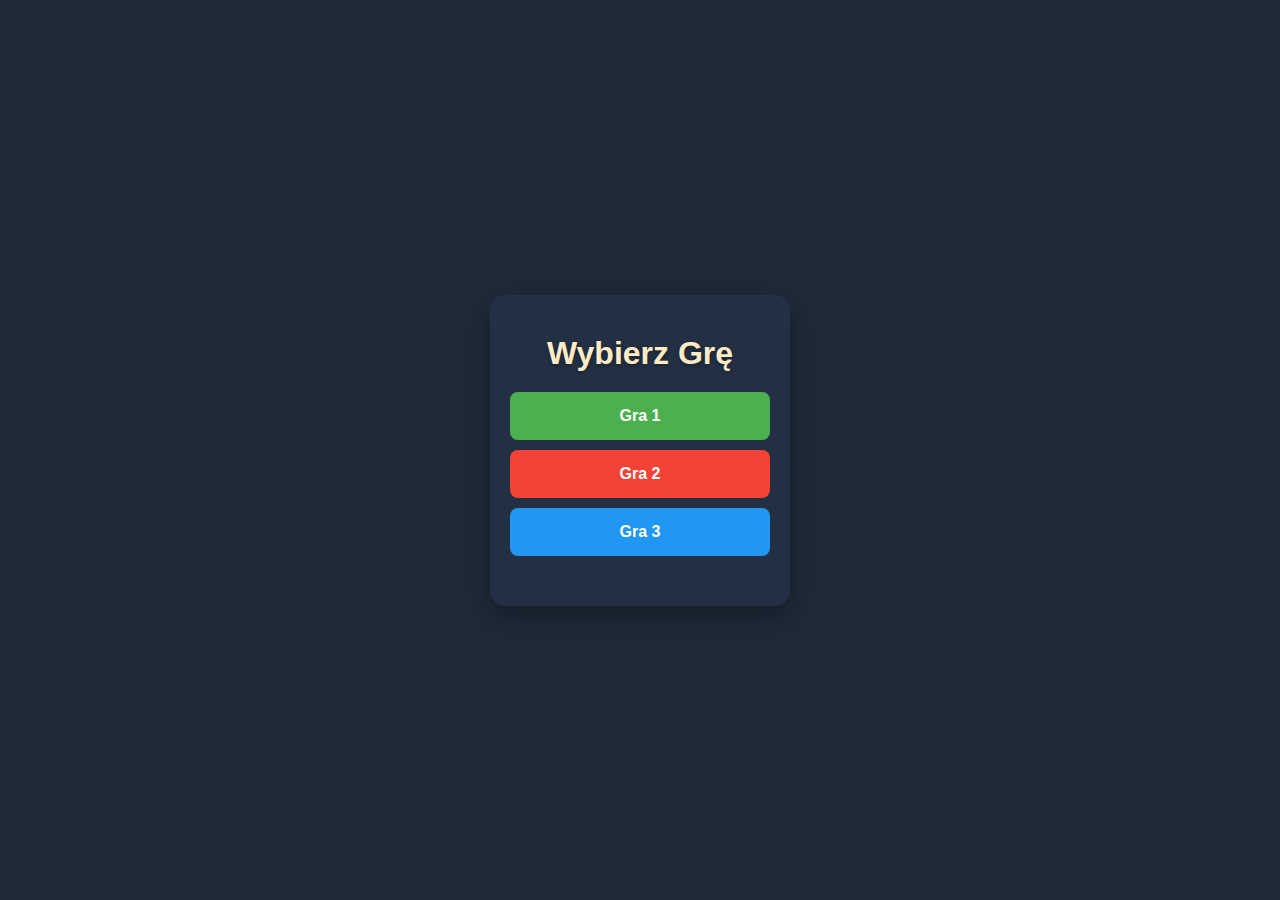
<file: index.html>
<!DOCTYPE html>
<html lang="pl">
<head>
    <meta charset="UTF-8">
    <meta name="viewport" content="width=device-width, initial-scale=1.0">
    <title>Menu Główne - Wybierz Grę</title>
    <style>
        * {
            margin: 0;
            padding: 0;
            box-sizing: border-box;
        }

        body {
            font-family: 'Arial', sans-serif;
            display: flex;
            justify-content: center;
            align-items: center;
            height: 100vh;
            background-color: #1e2a38; 
            color: #ffebc5; 
        }

        .container {
            text-align: center;
            background-color: #233044; 
            border-radius: 15px;
            padding: 40px 20px;
            width: 300px;
            box-shadow: 0 10px 25px rgba(0, 0, 0, 0.3);
        }

        h1 {
            font-size: 2rem;
            margin-bottom: 20px;
            font-weight: bold;
            color: #ffebc5;
            text-shadow: 0px 2px 4px rgba(0, 0, 0, 0.3);
        }

        .menu a {
            display: block;
            margin: 10px 0;
            padding: 15px;
            width: 100%;
            font-size: 1rem;
            color: #ffffff;
            text-decoration: none;
            border-radius: 8px;
            font-weight: bold;
            text-align: center;
            transition: all 0.3s ease;
        }

        .menu a:nth-child(1) { background-color: #4CAF50; }
        .menu a:nth-child(2) { background-color: #f44336; }
        .menu a:nth-child(3) { background-color: #2196F3; }

        .menu a:hover {
            opacity: 0.8;
            transform: scale(1.05);
            box-shadow: 0 6px 12px rgba(0, 0, 0, 0.3);
        }
    </style>
</head>
<body>
    <div class="container">
        <h1>Wybierz Grę</h1>
        <div class="menu">
            <a href="index1.html">Gra 1</a>
            <a href="index2.html">Gra 2</a>
            <a href="index3.html">Gra 3</a>
        </div>
    </div>
</body>
</html>
</file>
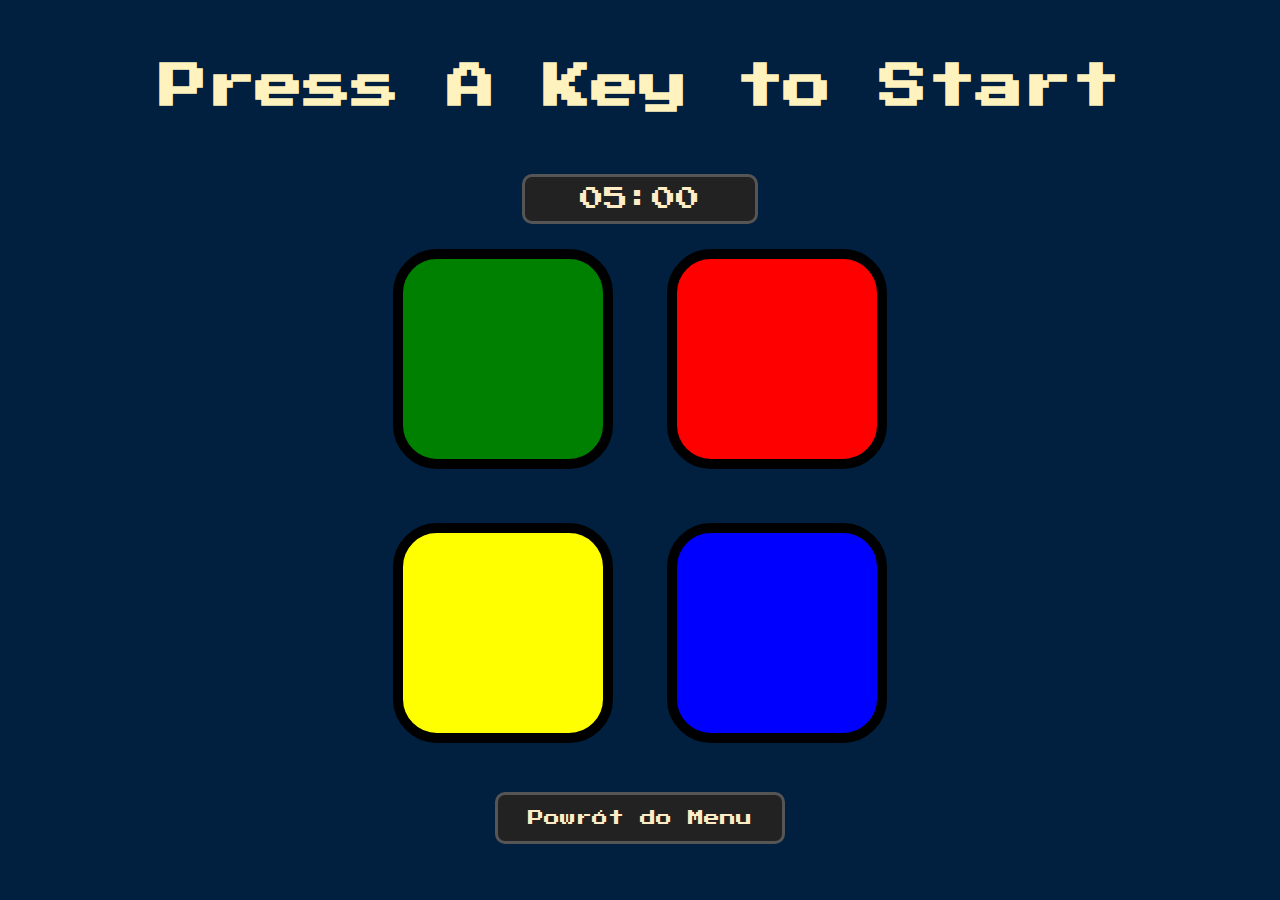
<file: index1.html>
<!DOCTYPE html>
<html lang="en" dir="ltr">

<head>
  <meta charset="utf-8">
  <title>Simon</title>
  <link rel="stylesheet" href="styles.css">
  <link href="https://fonts.googleapis.com/css?family=Press+Start+2P" rel="stylesheet">
</head>

<body>
  <h1 id="level-title">Press A Key to Start</h1>
  <div class="timer-container">
    <div id="timer">05:00</div>
  </div>
  <div class="container">
    <div class="row">
      <div type="button" id="green" class="btn green"></div>
      <div type="button" id="red" class="btn red"></div>
    </div>
    <div class="row">
      <div type="button" id="yellow" class="btn yellow"></div>
      <div type="button" id="blue" class="btn blue"></div>
    </div>
  </div>

  <div style="text-align: center;">
    <a href="index.html" class="back-button">Powrót do Menu</a>
  </div>

  <script src="https://ajax.googleapis.com/ajax/libs/jquery/3.7.0/jquery.min.js"></script>
  <script src="game1.js"></script>
</body>

</html>
</file>
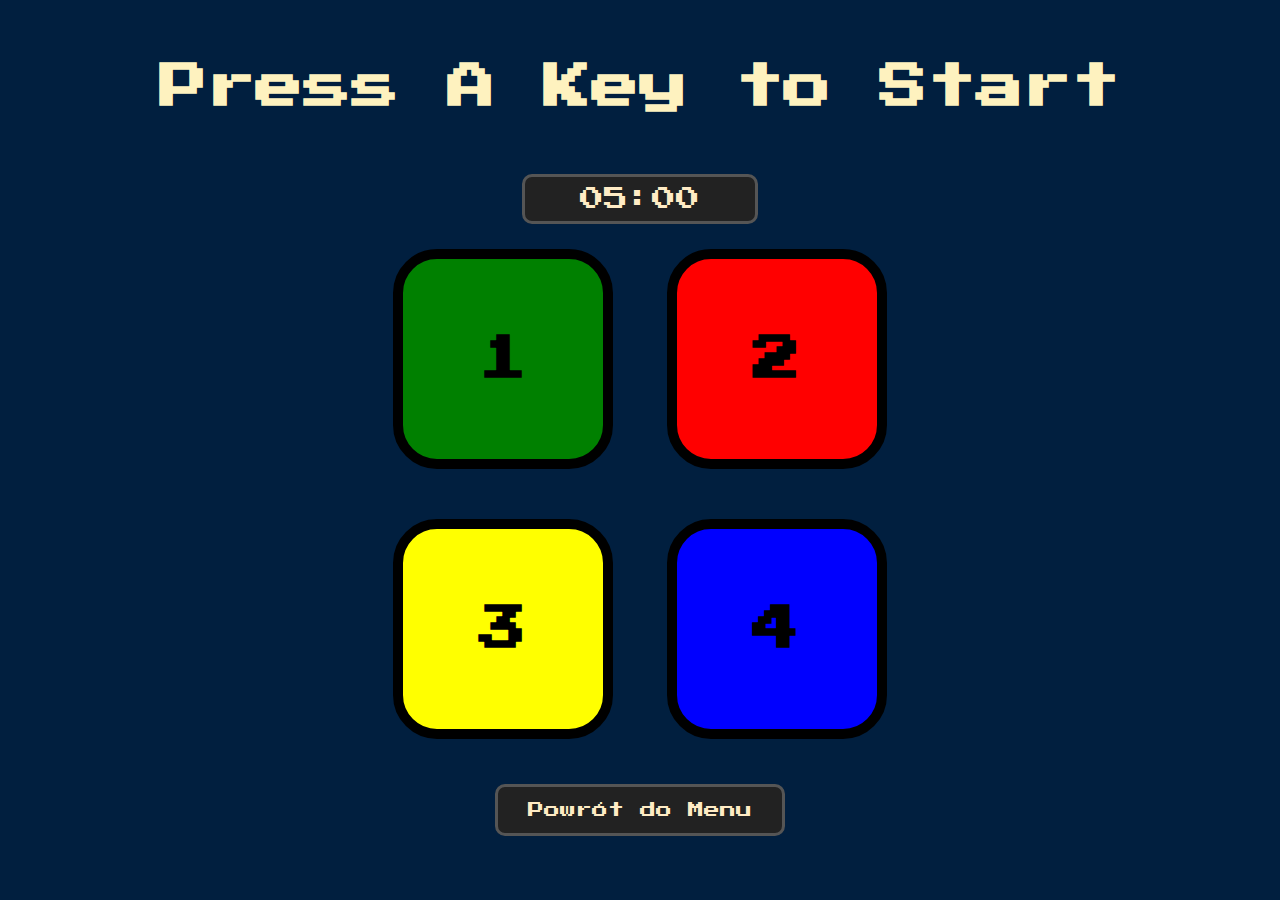
<file: index2.html>
<!DOCTYPE html>
<html lang="en" dir="ltr">

<head>
  <meta charset="utf-8">
  <title>Simon</title>
  <link rel="stylesheet" href="styles.css">
  <link href="https://fonts.googleapis.com/css?family=Press+Start+2P" rel="stylesheet">
</head>

<body>
  <h1 id="level-title">Press A Key to Start</h1>
  <div class="timer-container">
    <div id="timer">05:00</div>
  </div>
  <div class="container">
    <div class="row">
      <div type="button" id="green" class="btn green">
        <h1 class="number" id="num1">1</h1>
      </div>
  
      <div type="button" id="red" class="btn red">
        <h1 class="number" id="num2">2</h1>
      </div>
    </div>
  
    <div class="row">
      <div type="button" id="yellow" class="btn yellow">
        <h1 class="number" id="num3">3</h1>
      </div>
  
      <div type="button" id="blue" class="btn blue">
        <h1 class="number" id="num4">4</h1>
      </div>
    </div>
  </div>
  
  <div style="text-align: center;">
    <a href="index.html" class="back-button">Powrót do Menu</a>
  </div>

  <script src="https://ajax.googleapis.com/ajax/libs/jquery/3.7.0/jquery.min.js"></script>
  <script src="game2.js"></script>
</body>

</html>
</file>
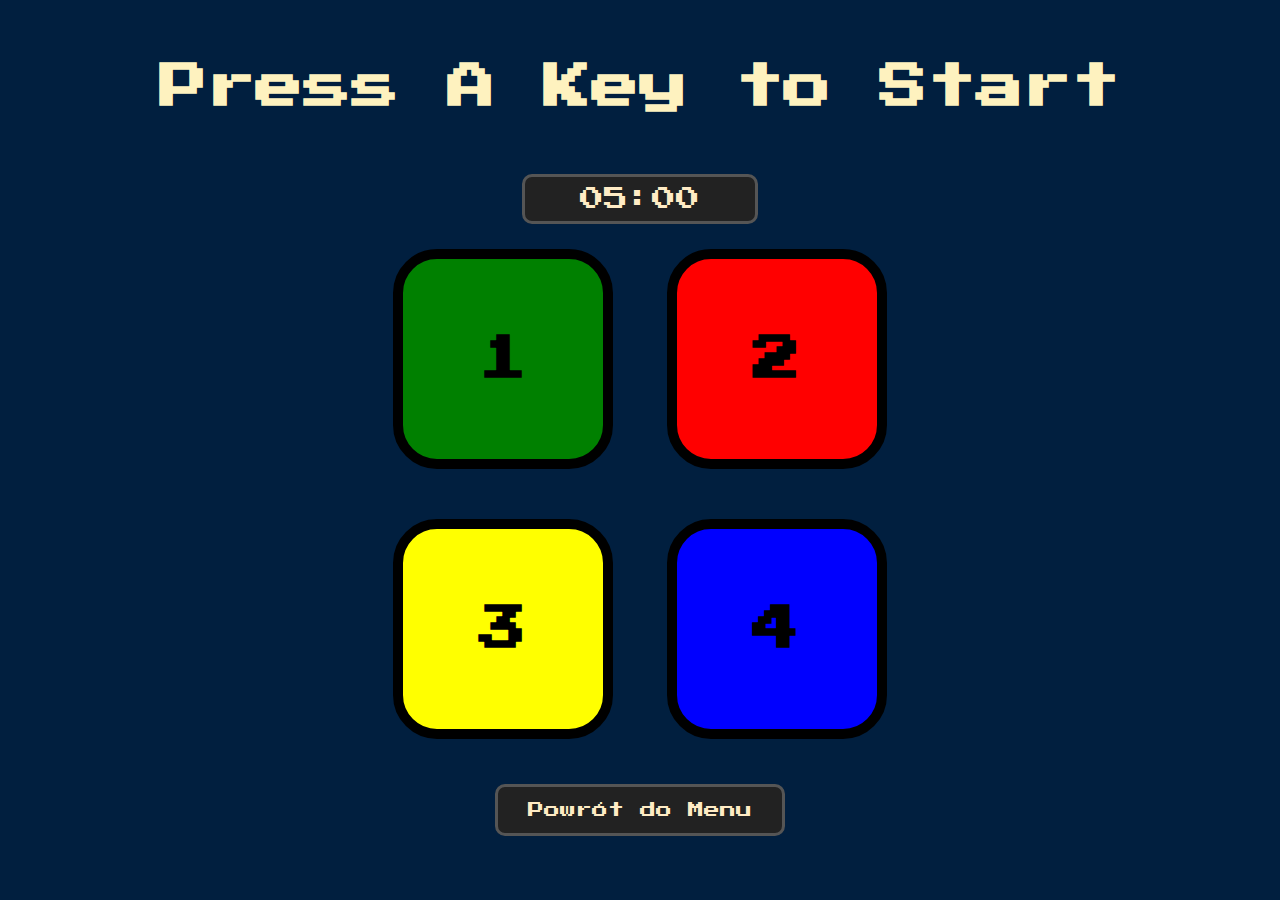
<file: index3.html>
<!DOCTYPE html>
<html lang="en" dir="ltr">

<head>
  <meta charset="utf-8">
  <title>Simon</title>
  <link rel="stylesheet" href="styles.css">
  <link href="https://fonts.googleapis.com/css?family=Press+Start+2P" rel="stylesheet">
</head>

<body>
  <h1 id="level-title">Press A Key to Start</h1>
  <div class="timer-container">
    <div id="timer">05:00</div>
  </div>
  <div class="container">
    <div class="row">
      <div type="button" id="green" class="btn green">
        <h1 class="number" id="num1">1</h1>
      </div>
  
      <div type="button" id="red" class="btn red">
        <h1 class="number" id="num2">2</h1>
      </div>
    </div>
  
    <div class="row">
      <div type="button" id="yellow" class="btn yellow">
        <h1 class="number" id="num3">3</h1>
      </div>
  
      <div type="button" id="blue" class="btn blue">
        <h1 class="number" id="num4">4</h1>
      </div>
    </div>
  </div>

  <div style="text-align: center;">
    <a href="index.html" class="back-button">Powrót do Menu</a>
  </div>
  
  <script src="https://ajax.googleapis.com/ajax/libs/jquery/3.7.0/jquery.min.js"></script>
  <script src="game3.js"></script>
</body>

</html>
</file>
<file: styles.css>
body {
  text-align: center;
  background-color: #011F3F;
}

#level-title {
  font-family: 'Press Start 2P', cursive;
  font-size: 3rem;
  margin:  5%;
  color: #FEF2BF;
}

.container {
  display: block;
  width: 50%;
  margin: auto;

}
.back-button {
  display: inline-block;
  margin-top: 20px;
  padding: 15px 30px;
  font-size: 1rem;
  font-family: 'Press Start 2P', sans-serif;
  background-color: #222;
  color: #ffebc5;
  border: 3px solid #555;
  border-radius: 10px;
  cursor: pointer;
  text-decoration: none;
  transition: all 0.3s ease;
}

.back-button:hover {
  background-color: #333;
  border-color: #777;
  transform: scale(1.05);
}
.btn {
  margin: 25px;
  display: inline-block;
  height: 200px;
  width: 200px;
  border: 10px solid black;
  border-radius: 20%;
}

.game-over {
  background-color: red;
  opacity: 0.8;
}
.timer-container {
  display: flex;
  justify-content: center;
  margin-top: 20px; 
}

#timer {
  font-family: 'Press Start 2P', sans-serif;
  font-size: 1.5rem;
  color: #ffebc5;
  background-color: #222;
  padding: 10px 15px;
  border: 3px solid #555;
  border-radius: 10px;
  width: 200px; 
  text-align: center; 
}

.red {
  background-color: red;
}

.green {
  background-color: green;
}

.blue {
  background-color: blue;
}

.yellow {
  background-color: yellow;
}

.pressed {
  box-shadow: 0 0 20px white;
  background-color: grey;
}

.number {
  color: rgb(0, 0, 0);
  display: flex;
  justify-content: center;
  align-items: center;
  height: 100%; 
  margin: 0; 
  font-family: 'Press Start 2P', cursive;
  font-size: 3rem;
}
</file>
